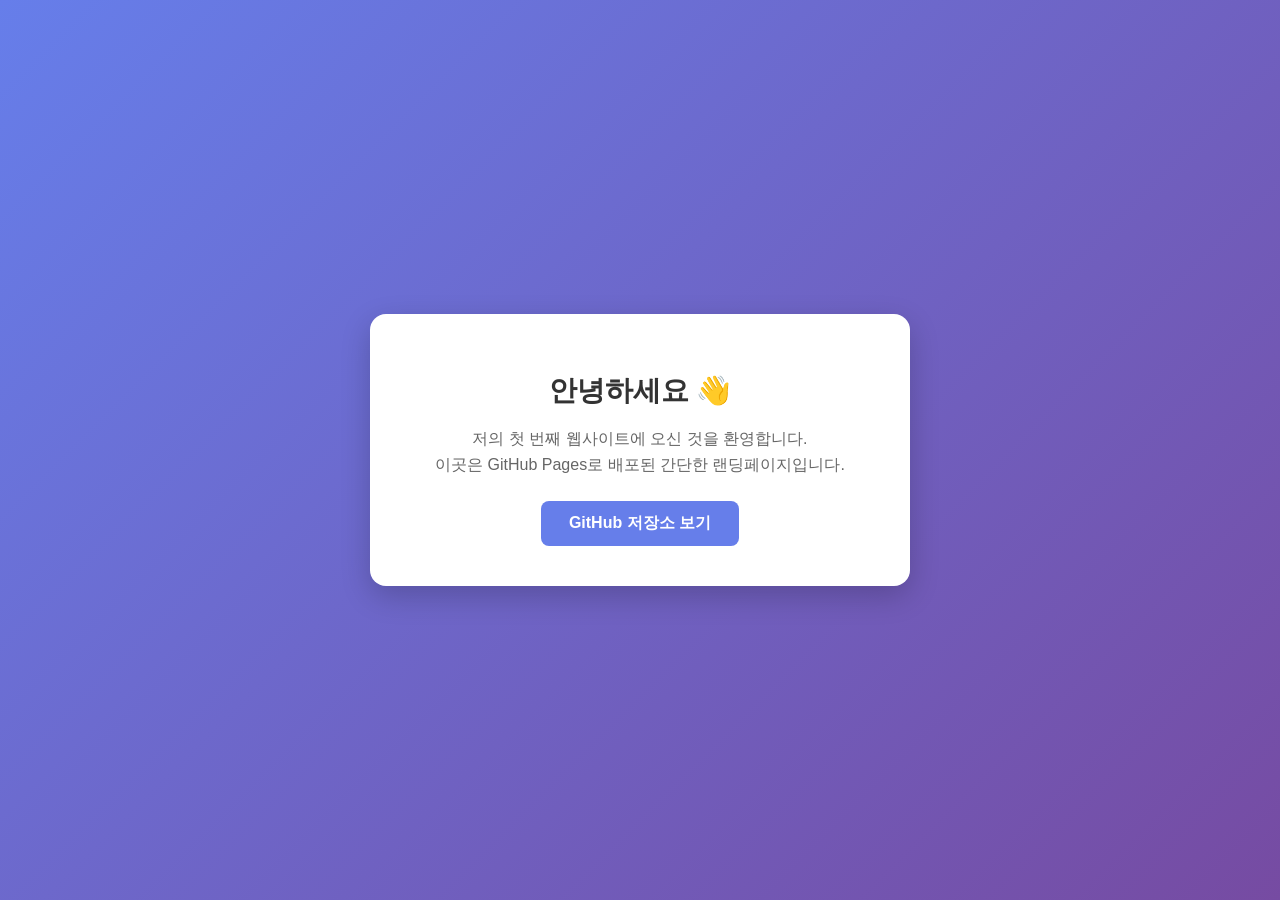
<file: index.html>
<!DOCTYPE html>
<html lang="ko">
<head>
<meta charset="UTF-8">
<meta name="viewport" content="width=device-width, initial-scale=1.0">
<title>환영합니다</title>
</head>
<body style="margin:0; font-family:'Segoe UI', sans-serif; background:linear-gradient(135deg,#667eea,#764ba2); min-height:100vh; display:flex; align-items:center; justify-content:center; padding:20px; box-sizing:border-box;">
  <div style="background:#fff; border-radius:16px; padding:40px 30px; max-width:480px; width:100%; text-align:center; box-shadow:0 10px 30px rgba(0,0,0,0.2);">
    <h1 style="font-size:28px; color:#333; margin-bottom:12px;">안녕하세요 👋</h1>
    <p style="font-size:16px; color:#666; line-height:1.6; margin-bottom:24px;">
      저의 첫 번째 웹사이트에 오신 것을 환영합니다.<br>
      이곳은 GitHub Pages로 배포된 간단한 랜딩페이지입니다.
    </p>
    <a href="https://github.com/Leejimin18/my-first-website" style="display:inline-block; padding:12px 28px; background:#667eea; color:#fff; text-decoration:none; border-radius:8px; font-weight:bold;">
      GitHub 저장소 보기
    </a>
  </div>
</body>
</html>
</file>
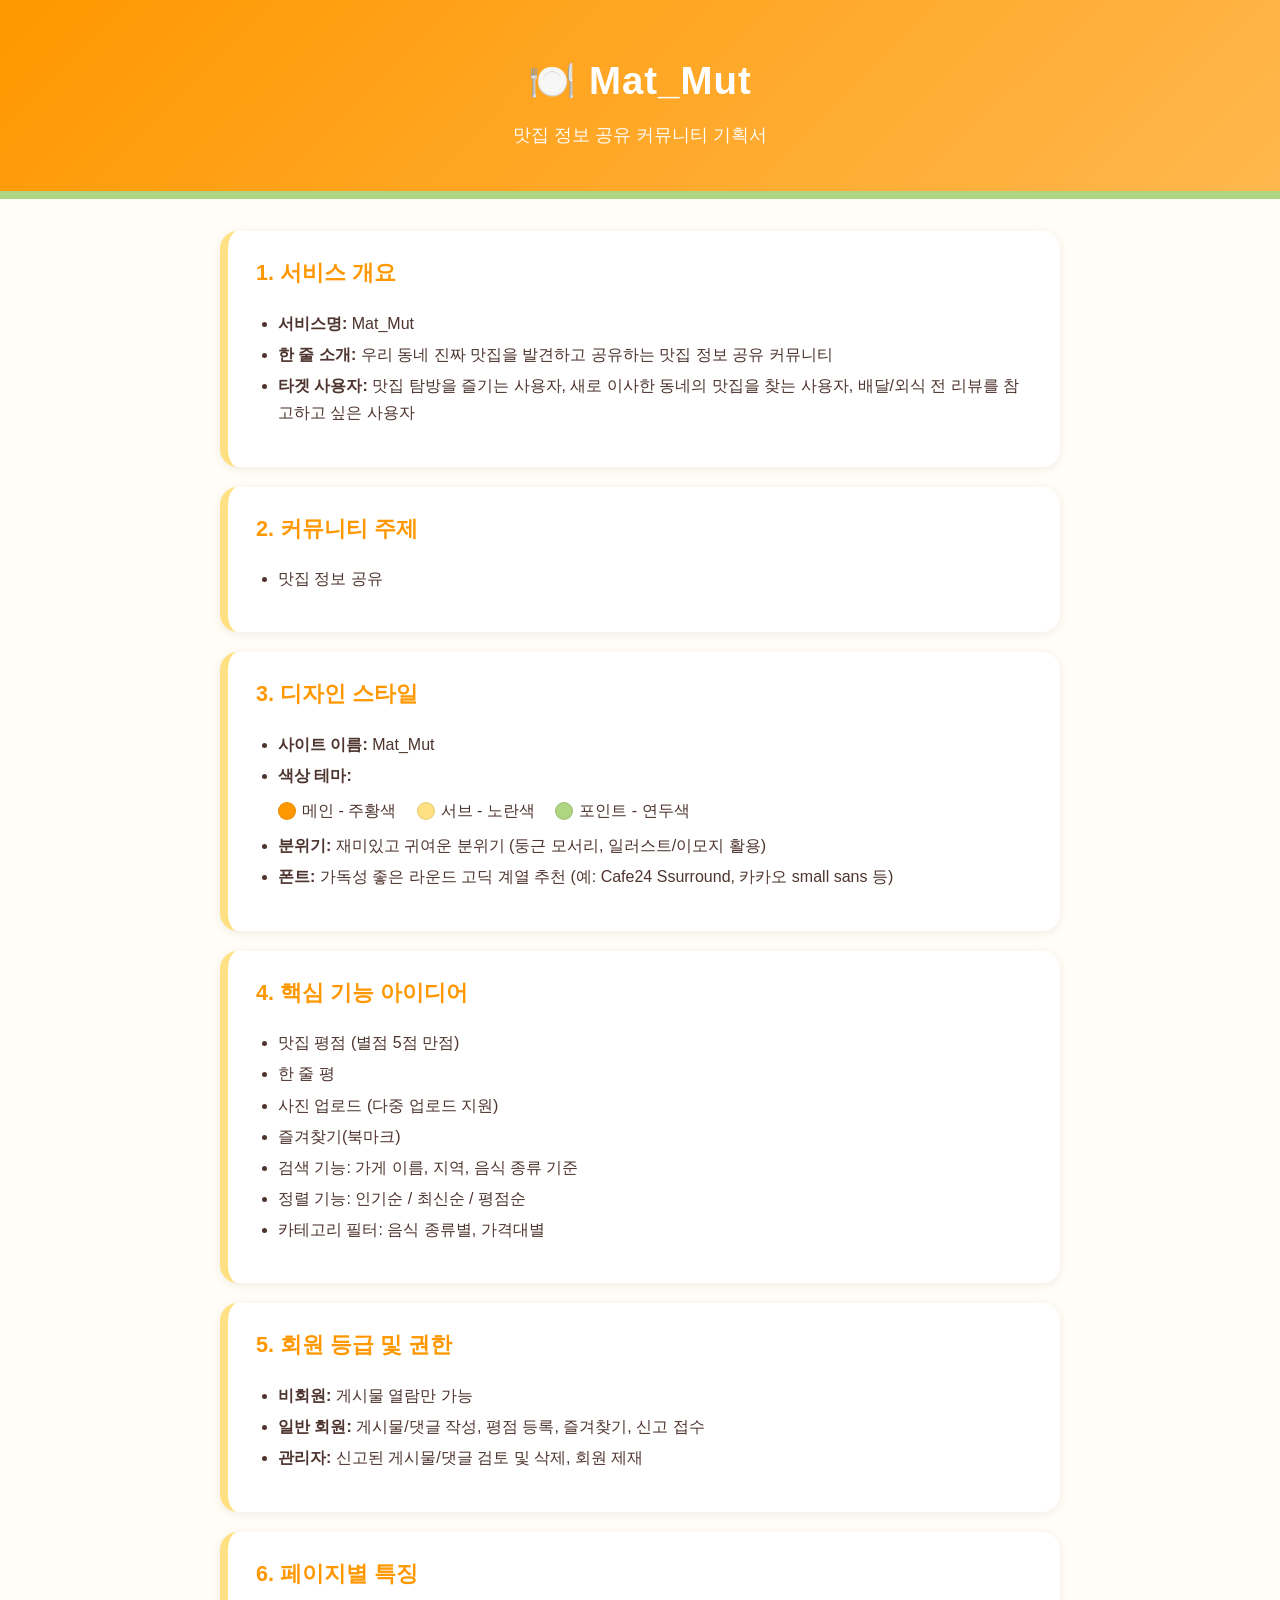
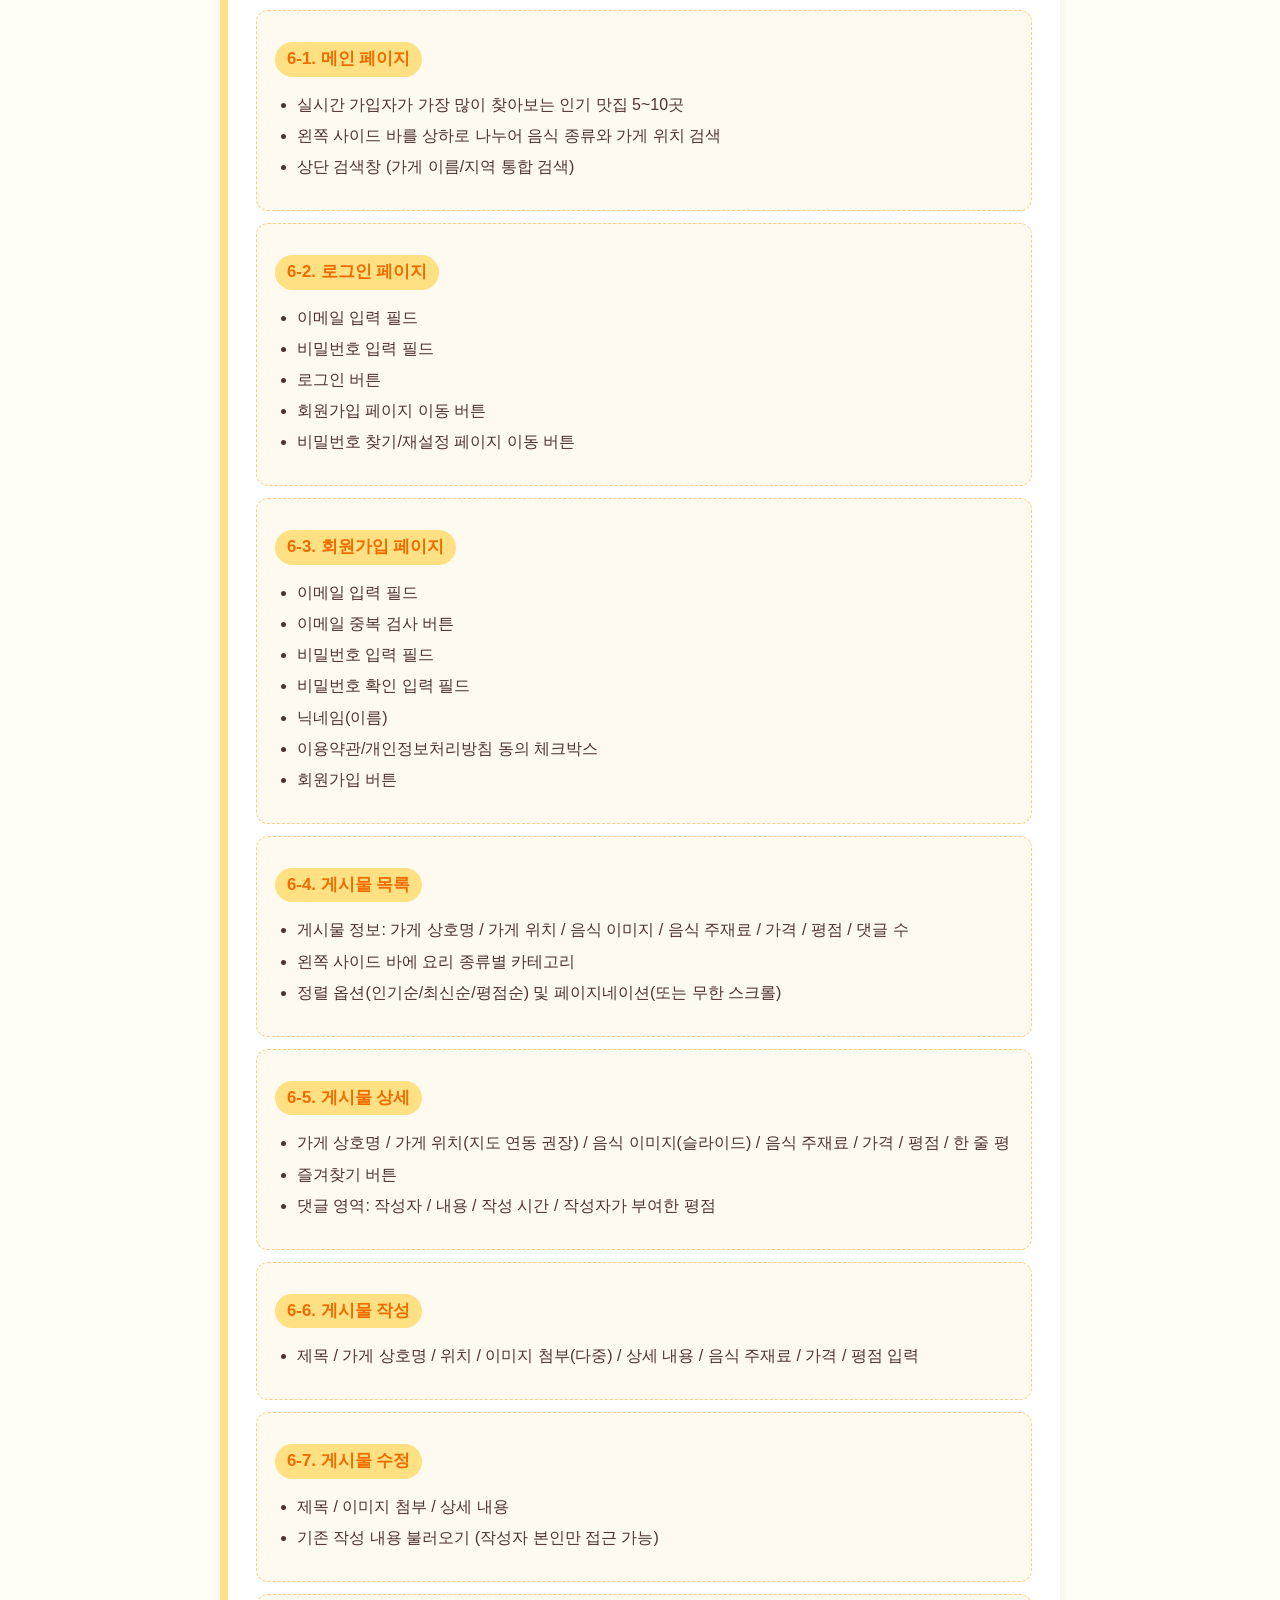
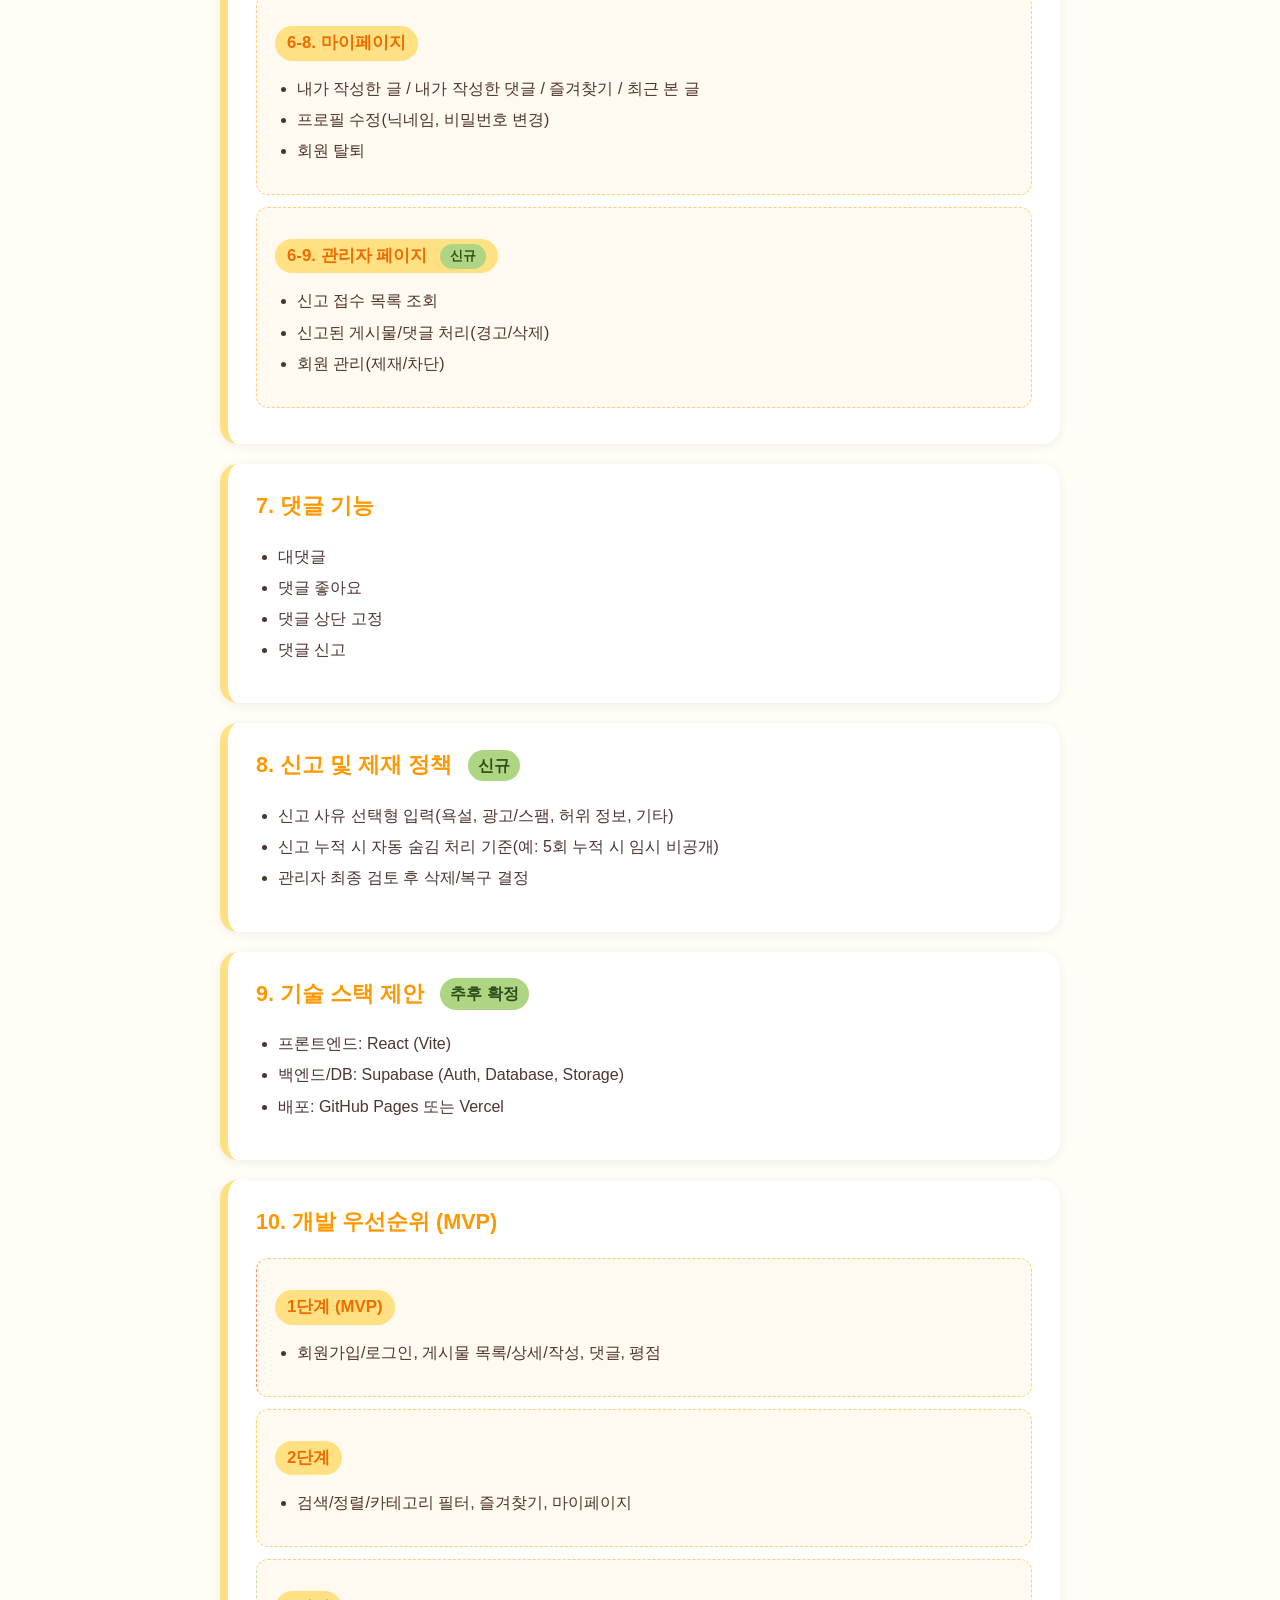
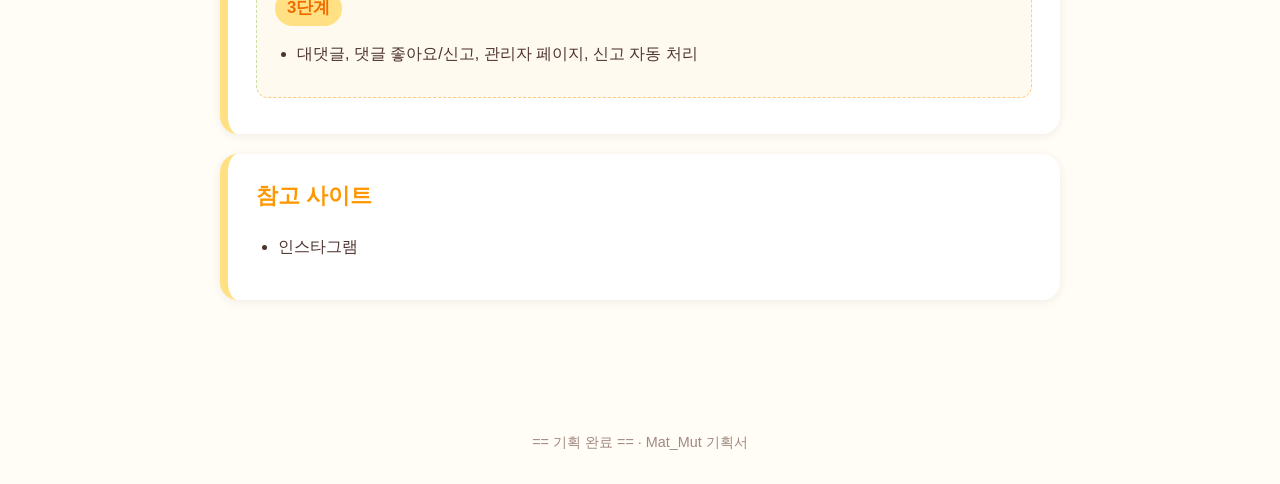
<file: 커뮤니티_프로젝트/기획서.html>
<!DOCTYPE html>
<html lang="ko">
<head>
<meta charset="UTF-8">
<meta name="viewport" content="width=device-width, initial-scale=1.0">
<title>Mat_Mut 커뮤니티 기획서</title>
<style>
  :root {
    --main: #ff9800;
    --sub: #ffe082;
    --accent: #aed581;
    --text: #4e342e;
    --bg: #fffdf6;
    --card: #ffffff;
  }
  * { box-sizing: border-box; }
  body {
    margin: 0;
    font-family: "Malgun Gothic", "Apple SD Gothic Neo", sans-serif;
    background: var(--bg);
    color: var(--text);
    line-height: 1.7;
  }
  header {
    background: linear-gradient(135deg, var(--main), #ffb74d);
    color: #fff;
    padding: 48px 24px 40px;
    text-align: center;
    border-bottom: 8px solid var(--accent);
  }
  header h1 {
    margin: 0 0 8px;
    font-size: 2.4em;
    letter-spacing: 1px;
  }
  header p {
    margin: 0;
    font-size: 1.1em;
    opacity: 0.95;
  }
  .container {
    max-width: 880px;
    margin: 0 auto;
    padding: 32px 20px 80px;
  }
  section {
    background: var(--card);
    border-radius: 18px;
    padding: 24px 28px;
    margin-bottom: 20px;
    box-shadow: 0 2px 10px rgba(78,52,46,0.08);
    border-left: 8px solid var(--sub);
  }
  section h2 {
    margin-top: 0;
    color: var(--main);
    font-size: 1.35em;
    display: flex;
    align-items: center;
    gap: 8px;
  }
  section h3 {
    color: #ef6c00;
    font-size: 1.05em;
    margin-bottom: 6px;
    background: var(--sub);
    display: inline-block;
    padding: 3px 12px;
    border-radius: 999px;
  }
  ul {
    margin: 8px 0 16px;
    padding-left: 22px;
  }
  ul ul {
    margin: 4px 0;
  }
  li {
    margin: 4px 0;
  }
  .badge {
    display: inline-block;
    background: var(--accent);
    color: #2e4d1c;
    font-size: 0.75em;
    font-weight: bold;
    padding: 2px 10px;
    border-radius: 999px;
    margin-left: 8px;
    vertical-align: middle;
  }
  .color-swatch {
    display: inline-flex;
    align-items: center;
    gap: 6px;
    margin-right: 16px;
  }
  .swatch {
    width: 18px;
    height: 18px;
    border-radius: 50%;
    display: inline-block;
    border: 1px solid rgba(0,0,0,0.1);
  }
  .page-block {
    border: 1px dashed #ffcc80;
    border-radius: 12px;
    padding: 14px 18px;
    margin: 12px 0;
    background: #fffaf0;
  }
  .mvp-1 { border-left-color: #ff8a65; }
  .mvp-2 { border-left-color: #ffd54f; }
  .mvp-3 { border-left-color: #c5e1a5; }
  footer {
    text-align: center;
    padding: 30px;
    color: #a1887f;
    font-size: 0.9em;
  }
</style>
</head>
<body>

<header>
  <h1>🍽️ Mat_Mut</h1>
  <p>맛집 정보 공유 커뮤니티 기획서</p>
</header>

<div class="container">

  <section>
    <h2>1. 서비스 개요</h2>
    <ul>
      <li><strong>서비스명:</strong> Mat_Mut</li>
      <li><strong>한 줄 소개:</strong> 우리 동네 진짜 맛집을 발견하고 공유하는 맛집 정보 공유 커뮤니티</li>
      <li><strong>타겟 사용자:</strong> 맛집 탐방을 즐기는 사용자, 새로 이사한 동네의 맛집을 찾는 사용자, 배달/외식 전 리뷰를 참고하고 싶은 사용자</li>
    </ul>
  </section>

  <section>
    <h2>2. 커뮤니티 주제</h2>
    <ul><li>맛집 정보 공유</li></ul>
  </section>

  <section>
    <h2>3. 디자인 스타일</h2>
    <ul>
      <li><strong>사이트 이름:</strong> Mat_Mut</li>
      <li><strong>색상 테마:</strong><br>
        <div style="margin-top:8px;">
          <span class="color-swatch"><span class="swatch" style="background:#ff9800;"></span>메인 - 주황색</span>
          <span class="color-swatch"><span class="swatch" style="background:#ffe082;"></span>서브 - 노란색</span>
          <span class="color-swatch"><span class="swatch" style="background:#aed581;"></span>포인트 - 연두색</span>
        </div>
      </li>
      <li><strong>분위기:</strong> 재미있고 귀여운 분위기 (둥근 모서리, 일러스트/이모지 활용)</li>
      <li><strong>폰트:</strong> 가독성 좋은 라운드 고딕 계열 추천 (예: Cafe24 Ssurround, 카카오 small sans 등)</li>
    </ul>
  </section>

  <section>
    <h2>4. 핵심 기능 아이디어</h2>
    <ul>
      <li>맛집 평점 (별점 5점 만점)</li>
      <li>한 줄 평</li>
      <li>사진 업로드 (다중 업로드 지원)</li>
      <li>즐겨찾기(북마크)</li>
      <li>검색 기능: 가게 이름, 지역, 음식 종류 기준</li>
      <li>정렬 기능: 인기순 / 최신순 / 평점순</li>
      <li>카테고리 필터: 음식 종류별, 가격대별</li>
    </ul>
  </section>

  <section>
    <h2>5. 회원 등급 및 권한</h2>
    <ul>
      <li><strong>비회원:</strong> 게시물 열람만 가능</li>
      <li><strong>일반 회원:</strong> 게시물/댓글 작성, 평점 등록, 즐겨찾기, 신고 접수</li>
      <li><strong>관리자:</strong> 신고된 게시물/댓글 검토 및 삭제, 회원 제재</li>
    </ul>
  </section>

  <section>
    <h2>6. 페이지별 특징</h2>

    <div class="page-block">
      <h3>6-1. 메인 페이지</h3>
      <ul>
        <li>실시간 가입자가 가장 많이 찾아보는 인기 맛집 5~10곳</li>
        <li>왼쪽 사이드 바를 상하로 나누어 음식 종류와 가게 위치 검색</li>
        <li>상단 검색창 (가게 이름/지역 통합 검색)</li>
      </ul>
    </div>

    <div class="page-block">
      <h3>6-2. 로그인 페이지</h3>
      <ul>
        <li>이메일 입력 필드</li>
        <li>비밀번호 입력 필드</li>
        <li>로그인 버튼</li>
        <li>회원가입 페이지 이동 버튼</li>
        <li>비밀번호 찾기/재설정 페이지 이동 버튼</li>
      </ul>
    </div>

    <div class="page-block">
      <h3>6-3. 회원가입 페이지</h3>
      <ul>
        <li>이메일 입력 필드</li>
        <li>이메일 중복 검사 버튼</li>
        <li>비밀번호 입력 필드</li>
        <li>비밀번호 확인 입력 필드</li>
        <li>닉네임(이름)</li>
        <li>이용약관/개인정보처리방침 동의 체크박스</li>
        <li>회원가입 버튼</li>
      </ul>
    </div>

    <div class="page-block">
      <h3>6-4. 게시물 목록</h3>
      <ul>
        <li>게시물 정보: 가게 상호명 / 가게 위치 / 음식 이미지 / 음식 주재료 / 가격 / 평점 / 댓글 수</li>
        <li>왼쪽 사이드 바에 요리 종류별 카테고리</li>
        <li>정렬 옵션(인기순/최신순/평점순) 및 페이지네이션(또는 무한 스크롤)</li>
      </ul>
    </div>

    <div class="page-block">
      <h3>6-5. 게시물 상세</h3>
      <ul>
        <li>가게 상호명 / 가게 위치(지도 연동 권장) / 음식 이미지(슬라이드) / 음식 주재료 / 가격 / 평점 / 한 줄 평</li>
        <li>즐겨찾기 버튼</li>
        <li>댓글 영역: 작성자 / 내용 / 작성 시간 / 작성자가 부여한 평점</li>
      </ul>
    </div>

    <div class="page-block">
      <h3>6-6. 게시물 작성</h3>
      <ul>
        <li>제목 / 가게 상호명 / 위치 / 이미지 첨부(다중) / 상세 내용 / 음식 주재료 / 가격 / 평점 입력</li>
      </ul>
    </div>

    <div class="page-block">
      <h3>6-7. 게시물 수정</h3>
      <ul>
        <li>제목 / 이미지 첨부 / 상세 내용</li>
        <li>기존 작성 내용 불러오기 (작성자 본인만 접근 가능)</li>
      </ul>
    </div>

    <div class="page-block">
      <h3>6-8. 마이페이지</h3>
      <ul>
        <li>내가 작성한 글 / 내가 작성한 댓글 / 즐겨찾기 / 최근 본 글</li>
        <li>프로필 수정(닉네임, 비밀번호 변경)</li>
        <li>회원 탈퇴</li>
      </ul>
    </div>

    <div class="page-block">
      <h3>6-9. 관리자 페이지 <span class="badge">신규</span></h3>
      <ul>
        <li>신고 접수 목록 조회</li>
        <li>신고된 게시물/댓글 처리(경고/삭제)</li>
        <li>회원 관리(제재/차단)</li>
      </ul>
    </div>
  </section>

  <section>
    <h2>7. 댓글 기능</h2>
    <ul>
      <li>대댓글</li>
      <li>댓글 좋아요</li>
      <li>댓글 상단 고정</li>
      <li>댓글 신고</li>
    </ul>
  </section>

  <section>
    <h2>8. 신고 및 제재 정책 <span class="badge">신규</span></h2>
    <ul>
      <li>신고 사유 선택형 입력(욕설, 광고/스팸, 허위 정보, 기타)</li>
      <li>신고 누적 시 자동 숨김 처리 기준(예: 5회 누적 시 임시 비공개)</li>
      <li>관리자 최종 검토 후 삭제/복구 결정</li>
    </ul>
  </section>

  <section>
    <h2>9. 기술 스택 제안 <span class="badge">추후 확정</span></h2>
    <ul>
      <li>프론트엔드: React (Vite)</li>
      <li>백엔드/DB: Supabase (Auth, Database, Storage)</li>
      <li>배포: GitHub Pages 또는 Vercel</li>
    </ul>
  </section>

  <section>
    <h2>10. 개발 우선순위 (MVP)</h2>
    <div class="page-block mvp-1">
      <h3>1단계 (MVP)</h3>
      <ul><li>회원가입/로그인, 게시물 목록/상세/작성, 댓글, 평점</li></ul>
    </div>
    <div class="page-block mvp-2">
      <h3>2단계</h3>
      <ul><li>검색/정렬/카테고리 필터, 즐겨찾기, 마이페이지</li></ul>
    </div>
    <div class="page-block mvp-3">
      <h3>3단계</h3>
      <ul><li>대댓글, 댓글 좋아요/신고, 관리자 페이지, 신고 자동 처리</li></ul>
    </div>
  </section>

  <section>
    <h2>참고 사이트</h2>
    <ul><li>인스타그램</li></ul>
  </section>

</div>

<footer>
  == 기획 완료 == · Mat_Mut 기획서
</footer>

</body>
</html>
</file>
